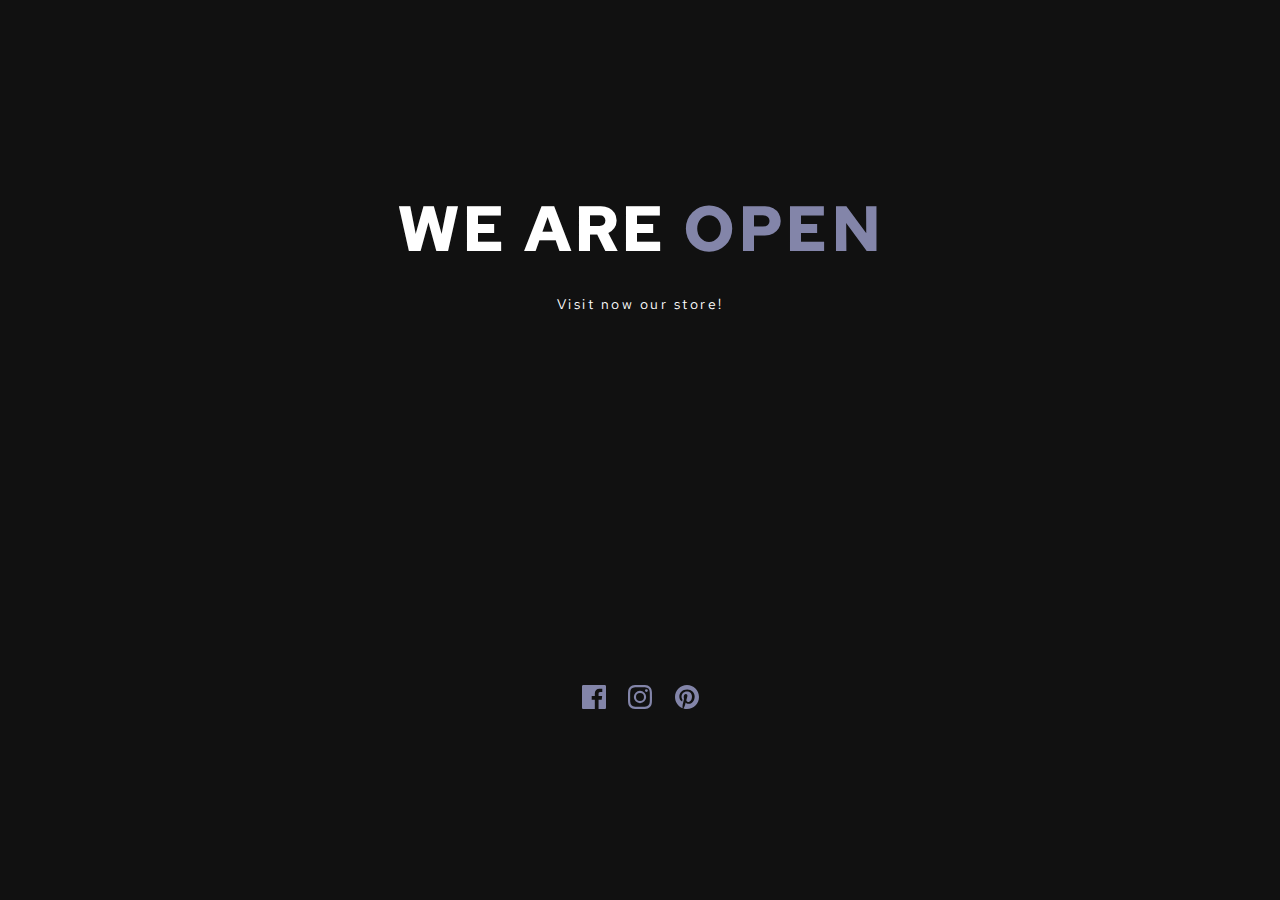
<file: coming-soon-countdown/index.html>
<!DOCTYPE html>
<html lang="en">

<head>
  <meta charset="UTF-8">
  <meta name="viewport" content="width=device-width, initial-scale=1.0">
  <link rel="preconnect" href="https://fonts.gstatic.com">
  <link href="https://fonts.googleapis.com/css2?family=Red+Hat+Text:wght@700&display=swap" rel="stylesheet">
  <link rel="stylesheet" href="./style.css">
  <title>Countdown</title>
</head>

<body>
  <div class="container">
    <div class="first">
      <div class="info">
        <h1>Our <span>site</span> is coming soon</h1>
        <p id="eventdate"></p>
      </div>
      <div class="countdown">
        <div class="date-container">
          <div id="days" class="number"></div>
          <p>Days</p>
        </div>
        <div class="date-container">
          <div id="hours" class="number"></div>
          <p>Hours</p>
        </div>
        <div class="date-container">
          <div id="minutes" class="number"></div>
          <p>Minutes</p>
        </div>
        <div class="date-container">
          <div id="seconds" class="number"></div>
          <p>Seconds</p>
        </div>
      </div>
    </div>
    <div class="social-icons">
      <img src="./img/icon-facebook.svg" alt="facebook">
      <img src="./img/icon-instagram.svg" alt="instagram">
      <img src="./img/icon-pinterest.svg" alt="pinterest">
    </div>
  </div>
  <script src="./app.js"></script>

</body>

</html>
</file>
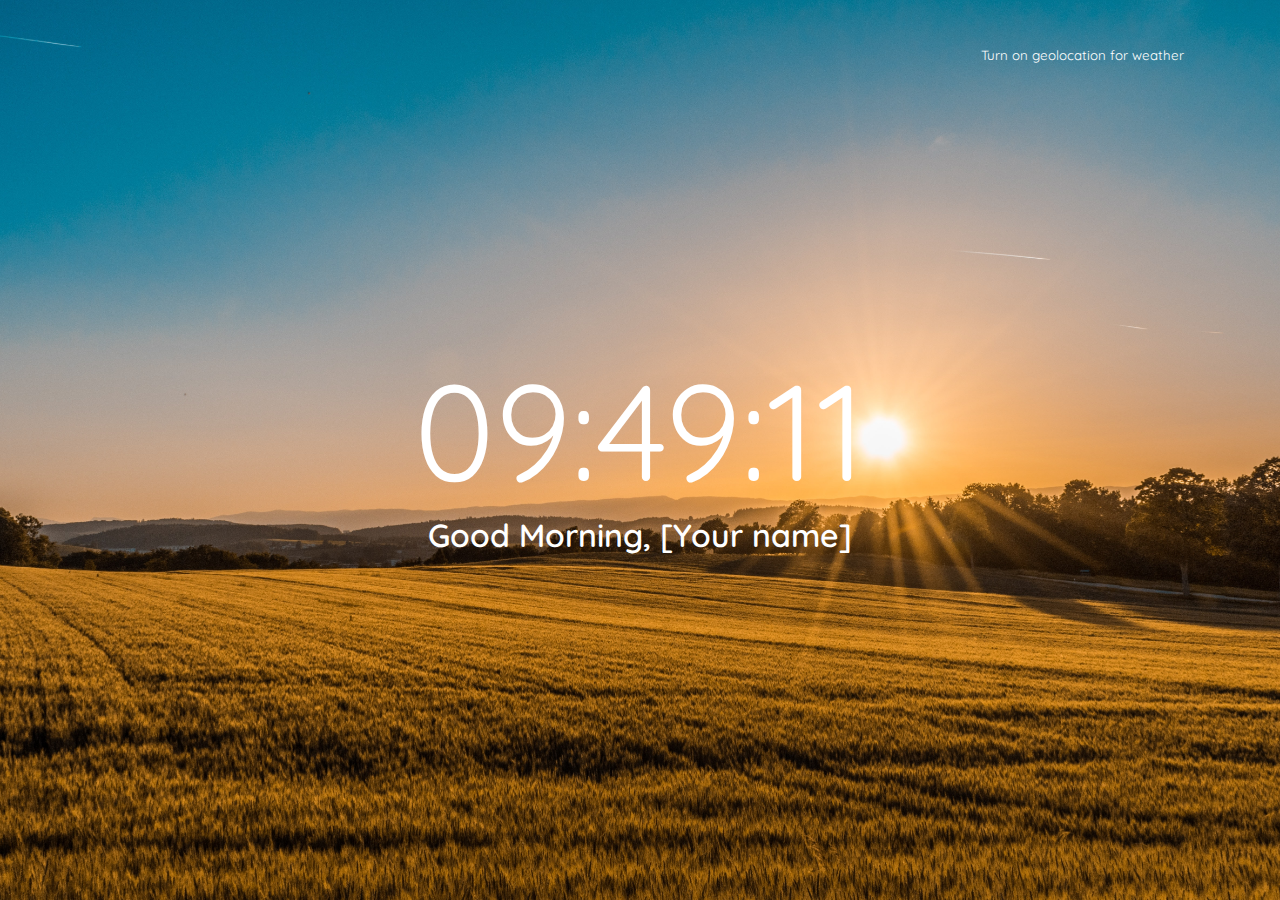
<file: dynamic-landing-page/index.html>
<!DOCTYPE html>
<html lang="en">

<head>
  <meta charset="UTF-8">
  <meta name="viewport" content="width=device-width, initial-scale=1.0">
  <link rel="preconnect" href="https://fonts.gstatic.com">
  <link href="https://fonts.googleapis.com/css2?family=Quicksand:wght@400;600&display=swap" rel="stylesheet">
  <link rel="stylesheet" href="./style.css">
  <script src="./app.js" defer></script>
  <title>Dynamic Landing</title>
</head>

<body>
  <div class="content-wrapper">
    <time class="time" id="time"></time>
    <div class="greet" id="greet">
      <span class="greeting" id="greeting"></span>
      <span class="user" id="user" contenteditable="true"></span>
    </div>
  </div>
  <div class="weather" id="weather">
    <div class="weather-icon" id="weatherIcon"></div>
    <div class="weather-info">
      <div class="location" id="location"></div>
      <div class="stats"></div>
    </div>
  </div>
</body>

</html>
</file>
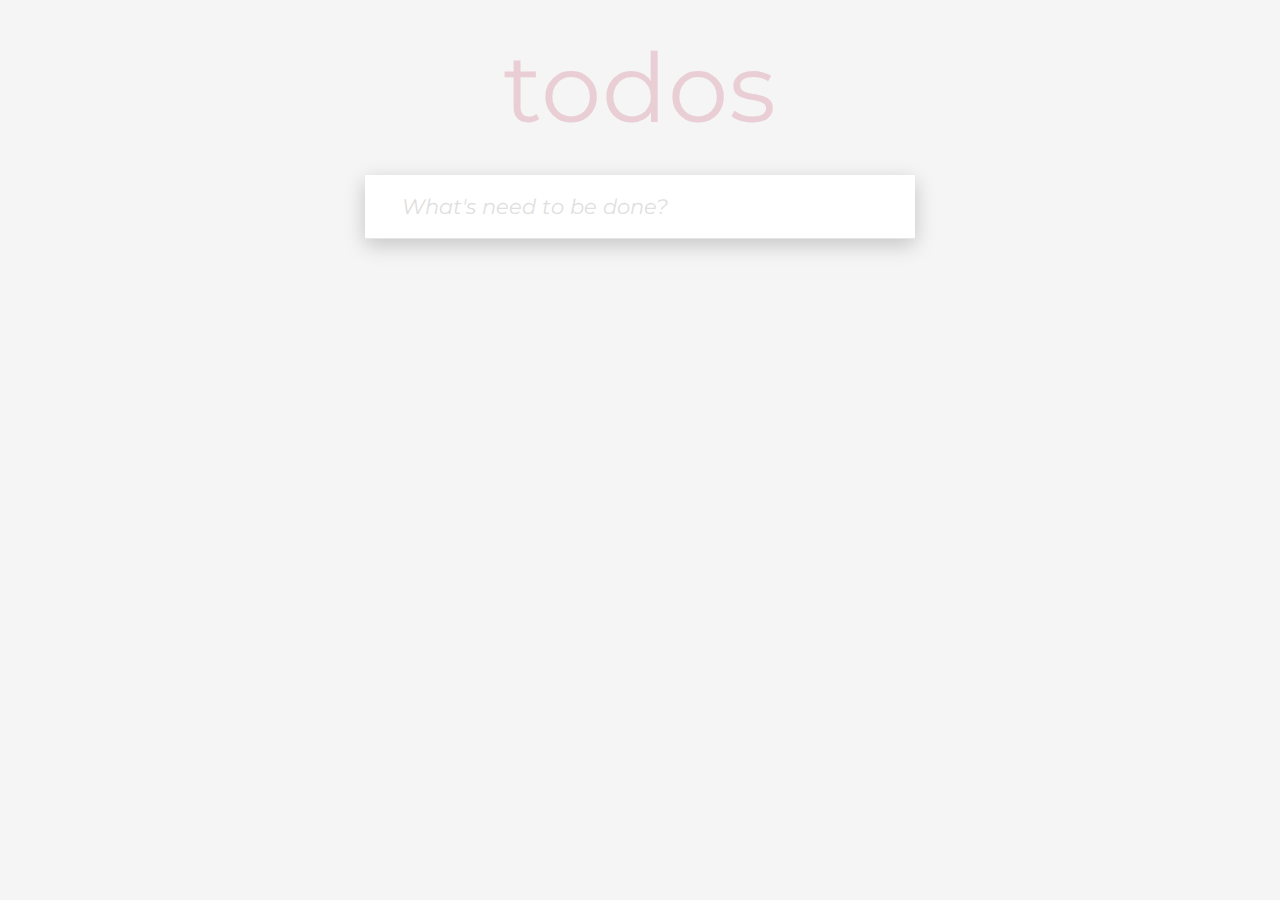
<file: todos/index.html>
<!DOCTYPE html>
<html lang="en">

<head>
  <meta charset="UTF-8">
  <meta name="viewport" content="width=device-width, initial-scale=1.0">
  <link rel="preconnect" href="https://fonts.gstatic.com">
  <link href="https://fonts.googleapis.com/css2?family=Montserrat:wght@300;400;600&display=swap" rel="stylesheet">
  <link rel="stylesheet" href="./style.css">
  <script src="./app.js" defer></script>
  <title>TodoMVC</title>
</head>

<body>
  <h1>todos</h1>
  <section class="content">
    <form class='form' id='form'>
      <input type="text" placeholder="What's need to be done?" autocomplete="off">
    </form>
    <ul class="todos" id="todos">
      <!-- <li class="todo"><img src="./img/circle.svg" alt='checkbox' class="checkbox"> JavaScript <img
          src="./img/close.svg" alt="close" class="close"></li> -->
    </ul>
  </section>
</body>

</html>
</file>
<file: coming-soon-countdown/style.css>
*,
*::before,
*::after {
  margin: 0;
  padding: 0;
  box-sizing: border-box;
}

html {
  font-size: 100%;
}

body {
  height: 100vh;
  width: 100%;
  font-family: 'Red Hat Text', sans-serif;
  background: #111;
  color: #fff;
  letter-spacing: 2.5px;
}

.container {
  width: 85%;
  max-width: 1000px;
  height: 100%;
  margin: 0 auto;
  display: flex;
  flex-direction: column;
  align-items: center;
  justify-content: space-around;
}

.info {
  text-align: center;
  margin-bottom: 8.125rem;
}

.info p {
  font-size: 0.875rem;
  text-transform: uppercase;
  margin-top: 0.875rem;
  color: #8385a9;
}

.first {
  width: 100%;
  display: flex;
  flex-direction: column;
  align-items: center;
}
.first h1 {
  text-transform: uppercase;
  font-size: 1.5rem;
}
.first h1 > span {
  color: #8385a9;
}
.countdown {
  width: 100%;
  display: flex;
  justify-content: space-between;
}

.date-container {
  display: flex;
  flex-direction: column;
  align-items: center;
}
.number {
  font-size: 5.5rem;
  color: #8385a9;
}
.date-container p {
  text-transform: uppercase;
  font-size: 0.875rem;
}

.social-icons img {
  margin-right: 1rem;
  cursor: pointer;
  transition: opacity 300ms ease-in-out;
}
.social-icons img:last-child {
  margin-right: 0;
}

.social-icons img:hover {
  opacity: 0.7;
}

.is-expired {
  text-align: center;
}

h1.open {
  font-size: 4rem;
  text-transform: uppercase;
}
h1.open > span {
  color: #8385a9;
}
.is-expired p {
  font-size: 0.875rem;
  margin-top: 1.5rem;
}

@media (max-width: 768px) {
  .number {
    font-size: 3rem;
  }
}
@media (max-width: 500px) {
  .first h1 {
    font-size: 1.1rem;
  }
  .number {
    font-size: 2rem;
  }
  .date-container p {
    font-size: 0.6rem;
  }
  .social-icons img {
    width: 20px;
    height: 20px;
  }
  h1.open {
    font-size: 2rem;
    text-transform: uppercase;
  }
}
</file>
<file: dynamic-landing-page/style.css>
*,
*::before,
*::after {
  margin: 0;
  padding: 0;
  box-sizing: border-box;
}

html {
  font-size: 100%;
}

body {
  height: 100vh;
  width: 100%;
  font-family: 'Quicksand', sans-serif;
  user-select: none;
  display: flex;
  justify-content: center;
  align-items: center;
  text-align: center;
  background-size: cover;
  background-position: center center;
  background-repeat: no-repeat;
  position: relative;
}

.time {
  font-size: 8.5rem;
}
.greet {
  font-size: 2rem;
  font-weight: 600;
}

.weather {
  position: absolute;
  top: 2rem;
  right: 6rem;
  display: flex;
  align-items: center;
}
.weather .weather-icon > img {
  width: 60px;
  height: 60px;
}
.weather-info {
  display: flex;
  flex-direction: column;
  margin-left: 0.5rem;
}
.weather-info .location > p {
  font-weight: 600;
}

.weather-info .stats {
  /* margin-top: 5px; */
  font-size: 0.8rem;
  font-weight: 600;
}

@media (max-width: 500px) {
  .time {
    font-size: 6rem;
  }
  .greet {
    font-size: 1.2rem;
  }
  .weather {
    right: 3rem;
  }
  .weather .weather-icon > img {
    width: 50px;
    height: 50px;
  }
  .weather-info .location > p {
    font-size: 0.875rem;
  }
}
</file>
<file: todos/style.css>
*,
*::before,
*::after {
  margin: 0;
  padding: 0;
  box-sizing: border-box;
}

html {
  font-size: 100%;
}

body {
  height: 100vh;
  width: 100%;
  font-family: 'Montserrat', sans-serif;
  user-select: none;
  display: flex;
  flex-direction: column;
  align-items: center;
  text-align: center;
  background-color: #f5f5f5;
  letter-spacing: 1px;
}

h1 {
  margin: 1.8rem 0;
  font-size: 6rem;
  color: #e9cfd5;
  font-weight: 400;
}

section.content {
  width: 34.375rem;
  box-shadow: 0 6px 20px rgba(0, 0, 0, 0.2);
}

form.form {
  width: 100%;
}

.form > input {
  width: 100%;
  padding: 1.2rem 2.3rem;
  border: none;
  font-family: inherit;
  font-size: 1.3rem;
  outline: none;
}

.form > input::placeholder {
  font-style: italic;
  color: #dfdfdf;
}

.content ul {
  list-style: none;
  padding: 0;
  margin: 0;
  background: #fff;
  text-align: left;
  border-top: 1px solid #e6e6e6;
}

.content ul li {
  padding: 1.2rem 10px;
  font-size: 1.3rem;
  position: relative;
  display: flex;
  align-items: center;
}

.content ul li.completed {
  text-decoration: line-through;
  color: #dfdfdf;
}

.content ul li > img.checkbox {
  margin-right: 1rem;
}

.content ul li > img.close {
  position: absolute;
  right: 20px;
  visibility: hidden;
  transition: visibility 100ms ease-in-out;
  cursor: pointer;
}

.content ul li:hover > img.close {
  visibility: visible;
}

@media (max-width: 600px) {
  h1 {
    font-size: 3.5rem;
  }
  section.content {
    max-width: 85%;
  }

  .form > input {
    padding: 1rem 2rem;
    font-size: 1rem;
  }

  .content ul li {
    padding: 1rem 10px;
    font-size: 1rem;
  }
}
</file>
